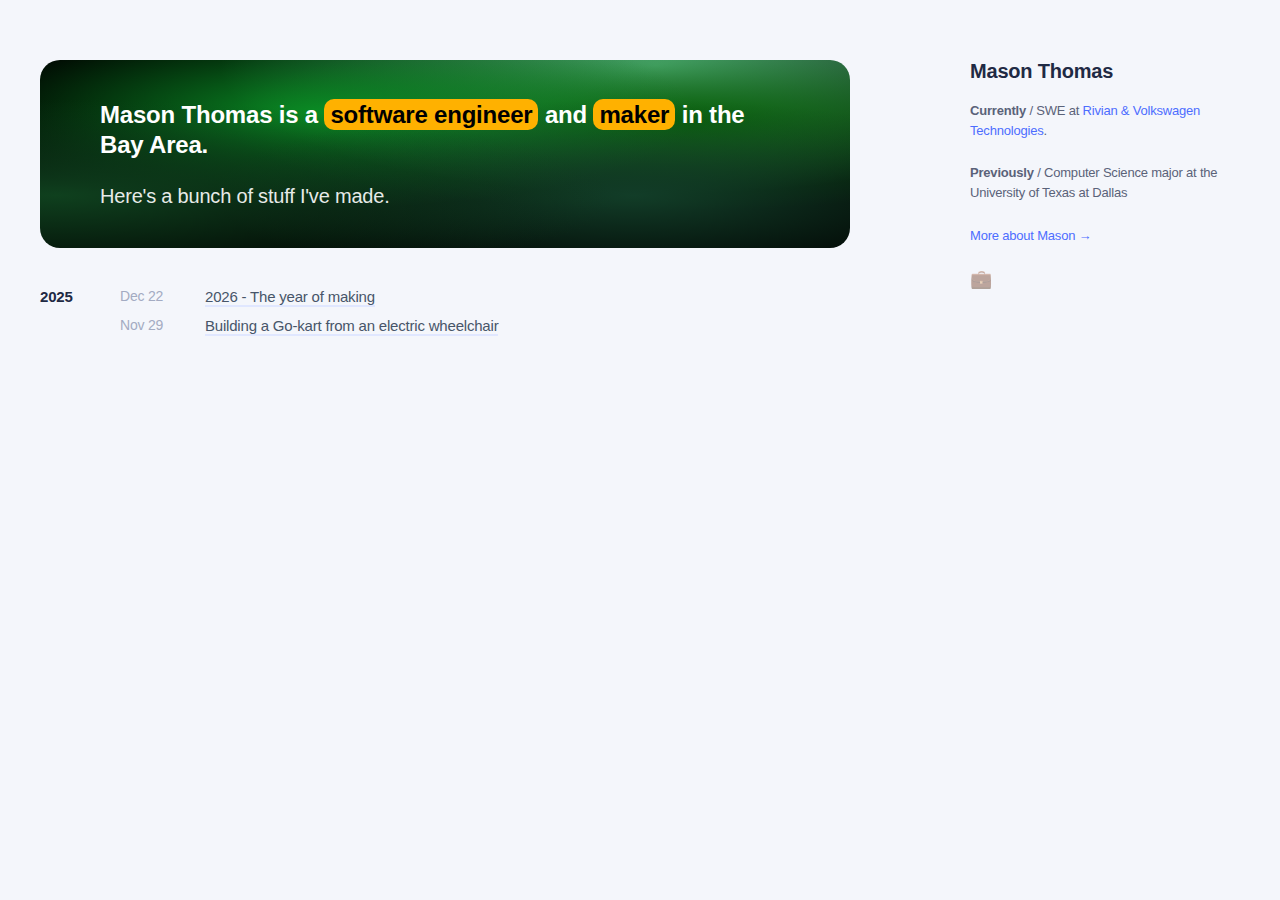
<file: docs/index.html>
<!DOCTYPE html><html lang="en"> <head><meta charset="UTF-8"><meta name="viewport" content="width=device-width"><meta name="generator" content="Astro v5.18.1"><title>Mason Thomas</title><style>.hero[data-astro-cid-j7pv25f6]{margin-bottom:40px;padding:40px 60px;border-radius:20px;color:#fff;background:radial-gradient(at 2% 72%,#0f401e 0px,transparent 50%),radial-gradient(at 73.3% 71.8%,#123d28 0px,transparent 50%),radial-gradient(at 35% 28%,#0a8c24 0px,transparent 50%),radial-gradient(at 78% 32%,#076307 0px,transparent 50%),radial-gradient(at 76% 3%,#63c294 0px,transparent 50%) #000}.intro[data-astro-cid-j7pv25f6]{font-size:24px;font-weight:600;margin:0 0 25px;line-height:1.25}.badge[data-astro-cid-j7pv25f6]{background:#ffb100;color:#000;padding:2px 6px;border-radius:10px;font-weight:600}.subtext[data-astro-cid-j7pv25f6]{font-size:20px;font-weight:500;margin:0;opacity:.9}.year-group[data-astro-cid-j7pv25f6]{display:grid;grid-template-columns:80px 1fr;row-gap:10px;align-items:start;margin-bottom:13px}.year-container[data-astro-cid-j7pv25f6]{grid-row:1 / -1;grid-column:1}.year[data-astro-cid-j7pv25f6]{font-weight:700;font-size:15px;margin:0}.post[data-astro-cid-j7pv25f6]{grid-column:2;display:flex;gap:10px;font-size:15px}.date[data-astro-cid-j7pv25f6]{display:inline-block;width:75px;color:#a3abc2;font-size:14px;flex-shrink:0}.post[data-astro-cid-j7pv25f6] a[data-astro-cid-j7pv25f6]{color:#475569;font-weight:500;text-decoration:none;border-bottom:2px solid rgb(224 231 255)}.post[data-astro-cid-j7pv25f6] a[data-astro-cid-j7pv25f6]:hover{opacity:.7}@media(max-width:768px){.hero[data-astro-cid-j7pv25f6]{padding:28px}.year-group[data-astro-cid-j7pv25f6]{grid-template-columns:1fr;gap:8px}.year-container[data-astro-cid-j7pv25f6],.post[data-astro-cid-j7pv25f6]{grid-column:1;grid-row:auto}}
:root{--bg: #f4f6fb;--text: #1f2a44;--link: #4d6dff}*{box-sizing:border-box}body{margin:0;font-family:-apple-system,BlinkMacSystemFont,Segoe UI,Roboto,Helvetica,Arial,sans-serif;background:var(--bg);color:var(--text);font-size:16px;letter-spacing:-.2px}a{color:var(--link)}.site-shell{min-height:100vh;display:flex;justify-content:center;padding:60px 40px}.container{width:100%;max-width:1200px;display:flex;gap:120px}.left{flex:3;min-width:0}.right{flex:1;position:sticky;top:40px;height:max-content}.right h3{margin-top:0;margin-bottom:18px;font-size:20px}.bio-section{margin-bottom:22px;font-size:13px;line-height:1.55;color:#5a6279}.bio-section a{text-decoration:none}.bio-section a:hover{text-decoration:underline}.social-icons{margin-top:20px;display:flex;gap:12px}.social-icons a{text-decoration:none}.social-icons span{opacity:.45;font-size:18px}@media(max-width:768px){.site-shell{padding:40px 16px}.container{flex-direction:column;gap:40px}.right{position:static}}@media(max-width:480px){.site-shell{padding:30px 12px}}
</style></head> <body> <div class="site-shell"> <div class="container"> <main class="left">  <section class="hero" data-astro-cid-j7pv25f6> <p class="intro" data-astro-cid-j7pv25f6>
Mason Thomas is a <span class="badge" data-astro-cid-j7pv25f6>software engineer</span> and
<span class="badge" data-astro-cid-j7pv25f6>maker</span> in the Bay Area.
</p> <p class="subtext" data-astro-cid-j7pv25f6>Here's a bunch of stuff I've made.</p> </section> <div class="year-group" data-astro-cid-j7pv25f6> <div class="year-container" data-astro-cid-j7pv25f6> <p class="year" data-astro-cid-j7pv25f6>2025</p> </div> <div class="post" data-astro-cid-j7pv25f6> <span class="date" data-astro-cid-j7pv25f6>Dec 22</span> <a href="/2026/" data-astro-cid-j7pv25f6>2026 - The year of making</a> </div><div class="post" data-astro-cid-j7pv25f6> <span class="date" data-astro-cid-j7pv25f6>Nov 29</span> <a href="/go-kart/" data-astro-cid-j7pv25f6>Building a Go-kart from an electric wheelchair</a> </div> </div> </main> <aside class="right"> <h3>Mason Thomas</h3> <div class="bio-section"> <strong>Currently</strong> / SWE at
<a href="https://rivianvw.tech">Rivian &amp; Volkswagen Technologies</a>.
</div> <div class="bio-section"> <strong>Previously</strong> / Computer Science major at the University of
    Texas at Dallas
</div> <div class="bio-section"> <a href="/about/index.html">More about Mason →</a> </div> <div class="social-icons"> <a href="https://www.linkedin.com/in/masonthomas14/" aria-label="LinkedIn"> <span>💼</span> </a> </div> </aside> </div> </div> </body></html>
</file>
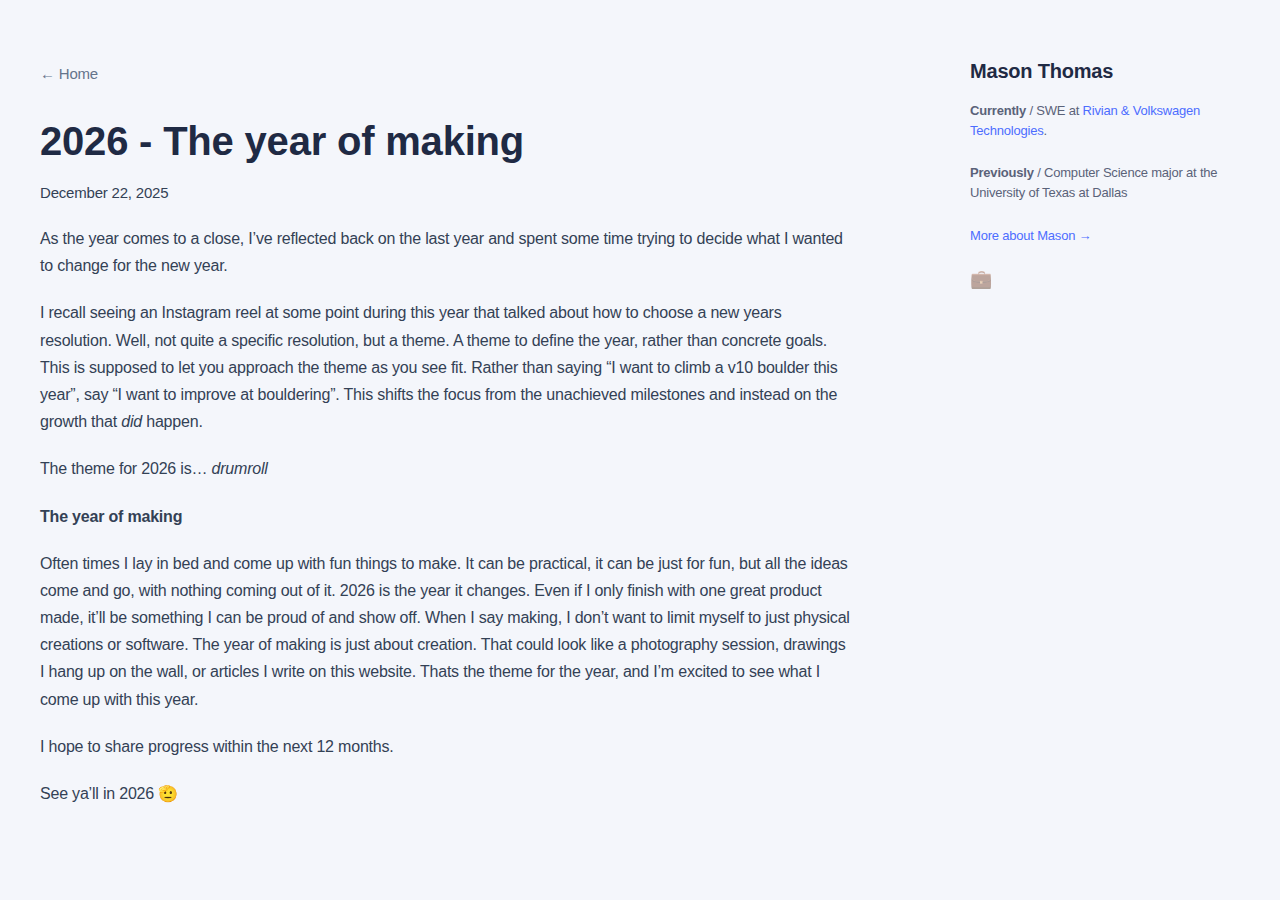
<file: docs/2026/index.html>
<!DOCTYPE html><html lang="en"> <head><meta charset="UTF-8"><meta name="viewport" content="width=device-width"><meta name="generator" content="Astro v5.18.1"><title>2026 - The year of making - Mason Thomas</title><style>.home-link[data-astro-cid-gjtny2mx]{display:inline-block;margin-bottom:30px;color:#64748b;text-decoration:none;font-size:15px}.home-link[data-astro-cid-gjtny2mx]:hover{color:#4d6dff}.article-content[data-astro-cid-gjtny2mx]{line-height:1.7}.article-content[data-astro-cid-gjtny2mx] h1[data-astro-cid-gjtny2mx]{font-size:2.5rem;margin:0 0 15px;line-height:1.2}.article-date[data-astro-cid-gjtny2mx]{font-size:15px;color:#64748b;margin:0 0 30px}.article-content[data-astro-cid-gjtny2mx] h2{font-size:1.8rem;margin:40px 0 20px;line-height:1.3}.article-content[data-astro-cid-gjtny2mx] h3{font-size:1.4rem;margin:30px 0 15px}.article-content[data-astro-cid-gjtny2mx] p{margin:0 0 20px;color:#334155}.article-content[data-astro-cid-gjtny2mx] a{text-decoration:none}.article-content[data-astro-cid-gjtny2mx] a:hover{text-decoration:underline}.article-content[data-astro-cid-gjtny2mx] img{max-width:100%;height:auto;border-radius:8px;margin:20px 0}
:root{--bg: #f4f6fb;--text: #1f2a44;--link: #4d6dff}*{box-sizing:border-box}body{margin:0;font-family:-apple-system,BlinkMacSystemFont,Segoe UI,Roboto,Helvetica,Arial,sans-serif;background:var(--bg);color:var(--text);font-size:16px;letter-spacing:-.2px}a{color:var(--link)}.site-shell{min-height:100vh;display:flex;justify-content:center;padding:60px 40px}.container{width:100%;max-width:1200px;display:flex;gap:120px}.left{flex:3;min-width:0}.right{flex:1;position:sticky;top:40px;height:max-content}.right h3{margin-top:0;margin-bottom:18px;font-size:20px}.bio-section{margin-bottom:22px;font-size:13px;line-height:1.55;color:#5a6279}.bio-section a{text-decoration:none}.bio-section a:hover{text-decoration:underline}.social-icons{margin-top:20px;display:flex;gap:12px}.social-icons a{text-decoration:none}.social-icons span{opacity:.45;font-size:18px}@media(max-width:768px){.site-shell{padding:40px 16px}.container{flex-direction:column;gap:40px}.right{position:static}}@media(max-width:480px){.site-shell{padding:30px 12px}}
</style></head> <body> <div class="site-shell"> <div class="container"> <main class="left">  <article class="article-content" data-astro-cid-gjtny2mx> <a href="/" class="home-link" data-astro-cid-gjtny2mx>← Home</a> <h1 data-astro-cid-gjtny2mx>2026 - The year of making</h1> <p class="article-date" data-astro-cid-gjtny2mx>December 22, 2025</p>  <p>As the year comes to a close, I’ve reflected back on the last year and spent some time trying to decide what I wanted to change for the new year.</p>
<p>I recall seeing an Instagram reel at some point during this year that talked about how to choose a new years resolution. Well, not quite a specific resolution, but a theme. A theme to define the year, rather than concrete goals. This is supposed to let you approach the theme as you see fit. Rather than saying “I want to climb a v10 boulder this year”, say “I want to improve at bouldering”. This shifts the focus from the unachieved milestones and instead on the growth that <em>did</em> happen.</p>
<p>The theme for 2026 is… <em>drumroll</em></p>
<p><strong>The year of making</strong></p>
<p>Often times I lay in bed and come up with fun things to make. It can be practical, it can be just for fun, but all the ideas come and go, with nothing coming out of it. 2026 is the year it changes. Even if I only finish with one great product made, it’ll be something I can be proud of and show off. When I say making, I don’t want to limit myself to just physical creations or software. The year of making is just about creation. That could look like a photography session, drawings I hang up on the wall, or articles I write on this website. Thats the theme for the year, and I’m excited to see what I come up with this year.</p>
<p>I hope to share progress within the next 12 months.</p>
<p>See ya’ll in 2026 🫡</p>  </article>  </main> <aside class="right"> <h3>Mason Thomas</h3> <div class="bio-section"> <strong>Currently</strong> / SWE at
<a href="https://rivianvw.tech">Rivian &amp; Volkswagen Technologies</a>.
</div> <div class="bio-section"> <strong>Previously</strong> / Computer Science major at the University of
    Texas at Dallas
</div> <div class="bio-section"> <a href="/about/index.html">More about Mason →</a> </div> <div class="social-icons"> <a href="https://www.linkedin.com/in/masonthomas14/" aria-label="LinkedIn"> <span>💼</span> </a> </div> </aside> </div> </div> </body></html>
</file>
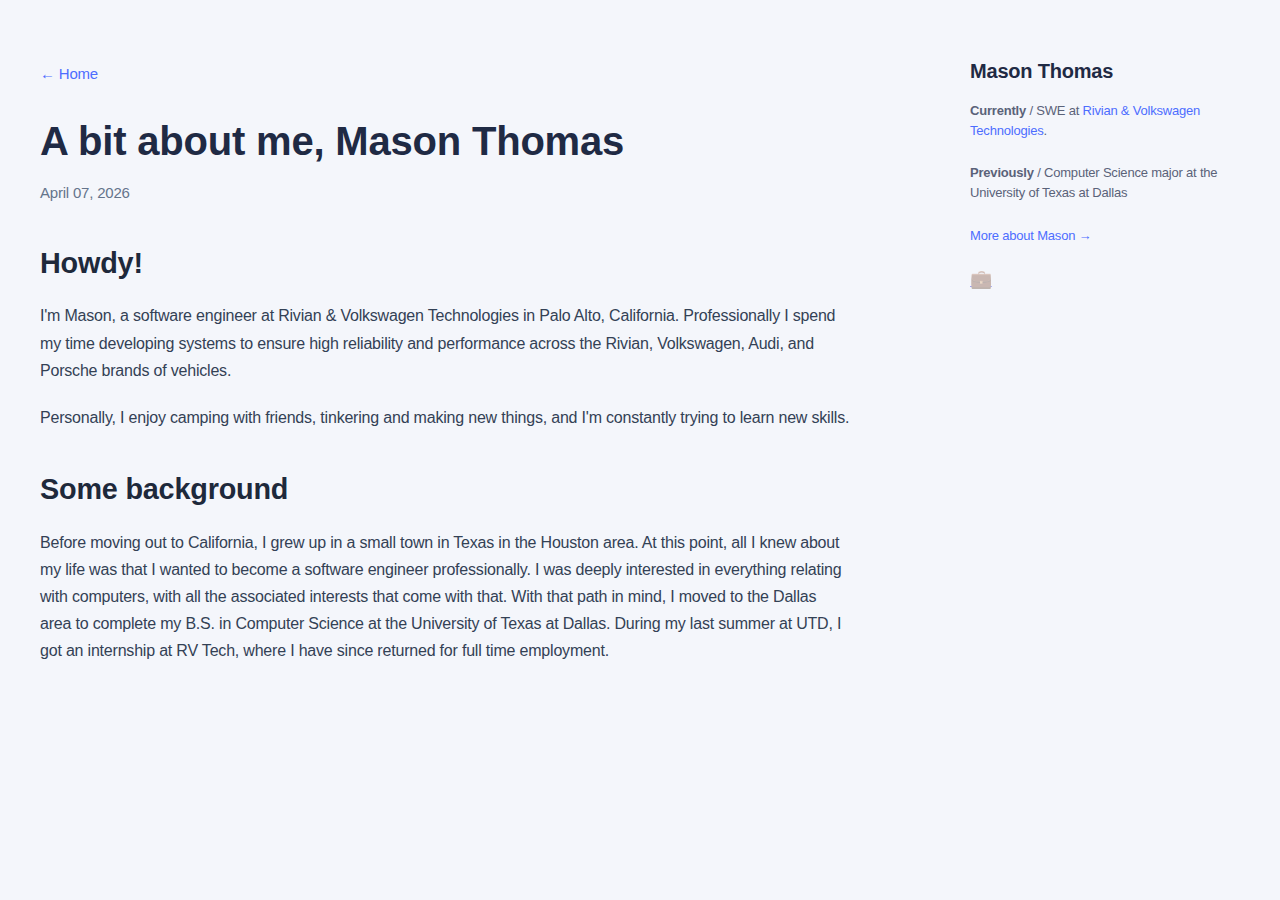
<file: docs/about/index.html>
<!DOCTYPE html>
<html lang="en">
  <head>
    <meta charset="UTF-8" />
    <meta name="viewport" content="width=device-width, initial-scale=1.0" />
    <title>A bit about me, Mason Thomas - Mason Thomas</title>
    <style>
      body {
        font-family: -apple-system, BlinkMacSystemFont, "Segoe UI", Roboto,
          Helvetica, Arial, sans-serif;
        background: #f4f6fb;
        margin: 0;
        padding: 60px 40px;
        color: #1f2a44;
        display: flex;
        justify-content: center;
        font-size: 16px;
        letter-spacing: -0.2px;
      }

      .container {
        display: flex;
        max-width: 1200px;
        width: 100%;
        gap: 120px;
      }

      .left {
        flex: 3;
      }

      .right {
        flex: 1;
        position: sticky;
        top: 40px;
        height: max-content;
      }

      .article-content {
        line-height: 1.7;
      }

      .article-content h1 {
        font-size: 2.5rem;
        font-weight: 700;
        color: #1f2a44;
        margin: 0 0 15px;
        line-height: 1.2;
      }

      .article-date {
        font-size: 15px;
        color: #64748b;
        margin: 0 0 30px;
        font-weight: 400;
      }

      .article-date:empty {
        display: none;
      }

      .article-content h2 {
        font-size: 1.8rem;
        font-weight: 600;
        color: #1e293b;
        margin: 40px 0 20px;
        line-height: 1.3;
      }

      .article-content h3 {
        font-size: 1.4rem;
        font-weight: 600;
        color: #1e293b;
        margin: 30px 0 15px;
      }

      .article-content p {
        margin: 0 0 20px;
        color: #334155;
        font-size: 16px;
      }

      .article-content a {
        color: #4d6dff;
        text-decoration: none;
      }

      .article-content a:hover {
        text-decoration: underline;
      }

      .article-content img {
        max-width: 100%;
        height: auto;
        border-radius: 8px;
        margin: 20px 0;
      }

      .article-content ul,
      .article-content ol {
        margin: 0 0 20px;
        padding-left: 30px;
        color: #334155;
      }

      .article-content li {
        margin: 8px 0;
      }

      .article-content code {
        background: rgba(77, 109, 255, 0.1);
        color: #4d6dff;
        padding: 2px 6px;
        border-radius: 4px;
        font-size: 0.9em;
      }

      .article-content pre {
        background: #1e293b;
        color: #e2e8f0;
        padding: 20px;
        border-radius: 8px;
        overflow-x: auto;
        margin: 20px 0;
      }

      .article-content pre code {
        background: none;
        color: inherit;
        padding: 0;
      }

      .article-content blockquote {
        border-left: 4px solid #4d6dff;
        padding-left: 20px;
        margin: 20px 0;
        color: #64748b;
        font-style: italic;
      }

      .home-link {
        display: inline-block;
        margin-bottom: 30px;
        color: #64748b;
        text-decoration: none;
        font-size: 15px;
        transition: color 0.2s ease;
      }

      .home-link:hover {
        color: #4d6dff;
      }

      .right h3 {
        margin-top: 0;
        font-size: 20px;
        font-weight: 700;
        color: #1f2a44;
        margin-bottom: 18px;
      }

      .bio-section {
        margin-bottom: 22px;
        font-size: 13px;
        color: #5a6279;
        line-height: 1.55;
      }

      .bio-section a {
        color: #4d6dff;
        text-decoration: none;
      }

      .bio-section a:hover {
        text-decoration: underline;
      }

      .social-icons {
        margin-top: 20px;
        display: flex;
        gap: 12px;
      }

      .social-icons span {
        opacity: 0.35;
        font-size: 18px;
        cursor: pointer;
      }

      /* Mobile responsive styles */
      @media (max-width: 768px) {
        body {
          padding: 40px 16px;
        }

        .container {
          flex-direction: column;
          gap: 40px;
        }

        .right {
          position: static;
        }

        .article-content h1 {
          font-size: 2rem;
        }

        .article-content h2 {
          font-size: 1.5rem;
        }
      }

      @media (max-width: 480px) {
        body {
          padding: 30px 12px;
          font-size: 15px;
        }

        .container {
          gap: 30px;
        }

        .article-content h1 {
          font-size: 1.75rem;
        }

        .article-content h2 {
          font-size: 1.3rem;
        }

        .right h3 {
          font-size: 20px;
        }

        .bio-section {
          font-size: 14px;
        }
      }

      
    </style>
  </head>
  <body>
    <div class="container">
      <div class="left">
        <div class="article-content">
          <a href="/" class="home-link">← Home</a>
          <h1>A bit about me, Mason Thomas</h1>
          <div class="article-date">April 07, 2026</div>
          <h2>Howdy!</h2>
<p>I'm Mason, a software engineer at Rivian &amp; Volkswagen Technologies in Palo Alto, California. Professionally I spend my time developing systems to ensure high reliability and performance across the Rivian, Volkswagen, Audi, and Porsche brands of vehicles.</p>
<p>Personally, I enjoy camping with friends, tinkering and making new things, and I'm constantly trying to learn new skills. </p>
<h2>Some background</h2>
<p>Before moving out to California, I grew up in a small town in Texas in the Houston area. At this point, all I knew about my life was that I wanted to become a software engineer professionally. I was deeply interested in everything relating with computers, with all the associated interests that come with that. With that path in mind, I moved to the Dallas area to complete my B.S. in Computer Science at the University of Texas at Dallas. During my last summer at UTD, I got an internship at RV Tech, where I have since returned for full time employment. </p>
        </div>
      </div>

      <!-- RIGHT SIDE BIO -->
      <div class="right">
        <h3>Mason Thomas</h3>

        <div class="bio-section">
          <strong>Currently</strong> / SWE at
          <a href="https://rivianvw.tech">Rivian & Volkswagen Technologies</a
          >.<br />
        </div>

        <div class="bio-section">
          <strong>Previously</strong> / Computer Science major at the University
          of Texas at Dallas
        </div>

        <div class="bio-section">
          <a href="/">More about Mason →</a>
        </div>

        <div class="social-icons">
          <a href="https://www.linkedin.com/in/masonthomas14/"
            ><span>💼</span></a
          >
        </div>
      </div>
    </div>

    <!-- Injected Custom HTML (like scripts) -->
    
  </body>
</html>
</file>
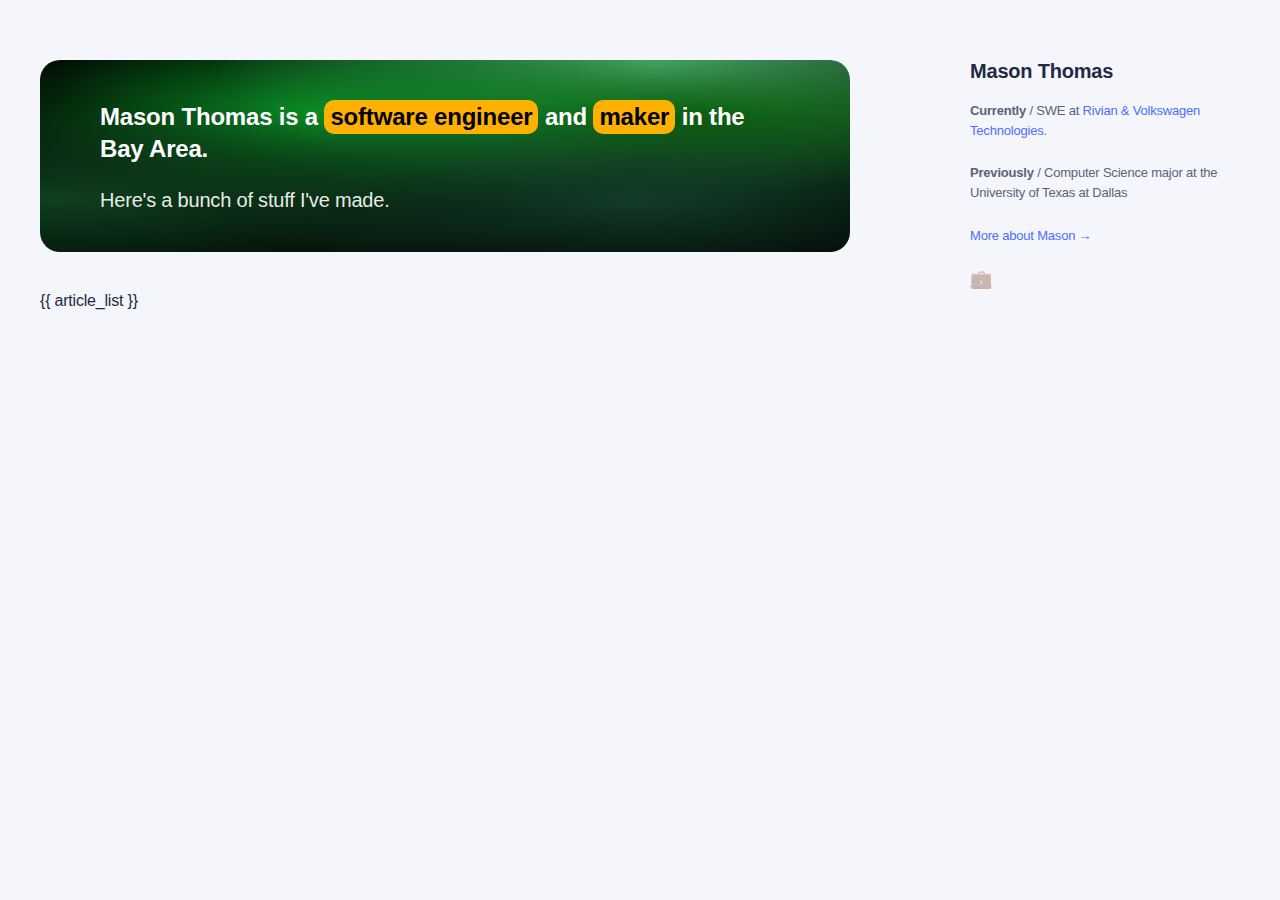
<file: templates/home.html>
<!DOCTYPE html>
<html lang="en">
  <head>
    <meta charset="UTF-8" />
    <meta name="viewport" content="width=device-width, initial-scale=1.0" />
    <title>Mason Thomas</title>
    <style>
      
      body {
        font-family: -apple-system, BlinkMacSystemFont, "Segoe UI", Roboto,
          Helvetica, Arial, sans-serif;
        background: #f4f6fb;
        margin: 0;
        padding: 60px 40px;
        color: #1f2a44;
        display: flex;
        justify-content: center;
        font-size: 16px;
        letter-spacing: -0.2px;
      }

      .container {
        display: flex;
        max-width: 1200px;
        width: 100%;
        gap: 120px;
      }

      .left {
        flex: 3;
      }

      .right {
        flex: 1;
        position: sticky;
        top: 40px;
        height: max-content;
      }

      .hero {
          max-width: 1300px;
          margin-top: 0px;
          margin-bottom: 40px;
          margin-left: auto;
          margin-right: auto;
          border-radius: 20px;
          overflow: hidden;
          color: white;

          --_gradient-blend-mode: normal;
          --_gradient-blur: 0px;

          background: radial-gradient(at 2% 72%, #0F401E 0px, transparent 50%), radial-gradient(at 73.3% 71.8%, #123D28 0px, transparent 50%), radial-gradient(at 35% 28%, #0A8C24 0px, transparent 50%), radial-gradient(at 78% 32%, #076307 0px, transparent 50%), radial-gradient(at 76% 3%, #63C294 0px, transparent 50%) #000000;;
          mix-blend-mode: var(--_gradient-blend-mode);

              
          .frosted-backdrop {
          backdrop-filter: blur(var(--_gradient-blur)) contrast(100%) brightness(100%);
          -webkit-backdrop-filter: blur(var(--_gradient-blur)) contrast(100%) brightness(100%);
}

          padding: 40px 60px;
        }

        .hero-inner {
          display: flex;
          align-items: center;
          gap: 40px;
        }

        .hero-image {
          width: 100px;
          border-radius: 16px;
          object-fit: cover;
        }

        .hero-text {
          flex: 1;
        }

        .intro {
          font-size: 24px;
          font-weight: 600;
          margin: 0 0 25px;
          line-height: 1.25;
        }

        .badge {
          background: #FFB100;
          color: black;
          padding: 2px 6px;
          border-radius: 10px;
          font-weight: 600;
          display: inline-block;
        }

        .subtext {
          font-size: 20px;
          font-weight: 500;
          margin: 0;
          opacity: 0.9;
        }

      .year-group {
        display: grid;
        grid-template-columns: 80px 1fr; /* Year column + posts column */
        row-gap: 10px;
        align-items: start;
        margin-bottom: 13px;
      }

      .year-container {
        grid-row: 1 / -1; /* Makes year span full column */
        grid-column: 1;
      }

      .year {
        font-weight: 700;
        font-size: 15px;
        color: #1e293b;
        margin: 0;
      }

      .post {
        grid-column: 2; /* Posts in second column */
        display: flex;
        gap: 10px; /* Space between date + link */
        font-size: 15px;
      }

      .date {
        display: inline-block;
        width: 75px;
        color: #a3abc2;
        font-size: 14px;
        font-weight: 400;
      }

      .post a {
        border: 0 solid #e5e7eb;
        color: rgb(71 85 105);
        font-weight: 500;
        transition: opacity 0.2s ease;
        text-decoration: none;
        border-bottom-width: 2px;
        border-color: rgb(224 231 255);
      }

      .post a:hover {
        opacity: 0.6;
      }

      .right h3 {
        margin-top: 0;
        font-size: 20px;
        font-weight: 700;
        color: #1f2a44;
        margin-bottom: 18px;
      }

      .bio-section {
        margin-bottom: 22px;
        font-size: 13px;
        color: #5a6279;
        line-height: 1.55;
      }

      .bio-section a {
        color: #4d6dff;
        text-decoration: none;
      }

      .bio-section a:hover {
        text-decoration: underline;
      }

      .social-icons {
        margin-top: 20px;
        display: flex;
        gap: 12px;
      }

      .social-icons span {
        opacity: 0.35;
        font-size: 18px;
        cursor: pointer;
      }

      /* Mobile responsive styles */
      @media (max-width: 768px) {
        body {
          padding: 40px 16px;
        }

        .container {
          flex-direction: column;
          gap: 40px;
        }

        .right {
          position: static;
        }

        .year-group {
          grid-template-columns: 1fr; /* Single column on mobile */
          gap: 8px;
        }

        .year-container {
          grid-row: 1;
          grid-column: 1;
          margin-bottom: 4px;
        }

        .post {
          grid-column: 1;
          /* Keep flex-direction: row to keep dates next to titles */
          gap: 8px;
        }

        .date {
          width: 60px; /* Smaller width on mobile but still fixed */
          flex-shrink: 0; /* Prevent date from shrinking */
        }
      }

      @media (max-width: 480px) {
        body {
          padding: 30px 12px;
          font-size: 15px;
        }

        .container {
          gap: 30px;
        }

        .year {
          font-size: 14px;
        }

        .post {
          font-size: 14px;
        }

        .date {
          font-size: 13px;
          width: 55px; /* Even smaller on very small screens */
        }

        .right h3 {
          font-size: 20px;
        }

        .bio-section {
          font-size: 14px;
        }

        
      }
    </style>
  </head>
  <body>
    <div class="container">
      <div class="left">
        <div class="hero">
          <div class="hero-inner">

            <div class="hero-text">
              <p class="intro">
                Mason Thomas is a
                <span class="badge">software engineer</span>
                and
                <span class="badge">maker</span>
                in the Bay Area.
              </p>

              <p class="subtext">
                Here's a bunch of stuff I've made.
              </p>
            </div>
          </div>
        </div>
        {{ article_list }}
      </div>

      <!-- RIGHT SIDE BIO -->
      <div class="right">
        <h3>Mason Thomas</h3>

        <div class="bio-section">
          <strong>Currently</strong> / SWE at
          <a href="https://rivianvw.tech">Rivian & Volkswagen Technologies</a
          >.<br />
        </div>

        <div class="bio-section">
          <strong>Previously</strong> / Computer Science major at the University
          of Texas at Dallas
        </div>

        <div class="bio-section">
          <a href="/about/">More about Mason →</a>
        </div>

        <div class="social-icons">
          <a href="https://www.linkedin.com/in/masonthomas14/"
            ><span>💼</span></a
          >
        </div>
      </div>
    </div>
  </body>
</html>
</file>
